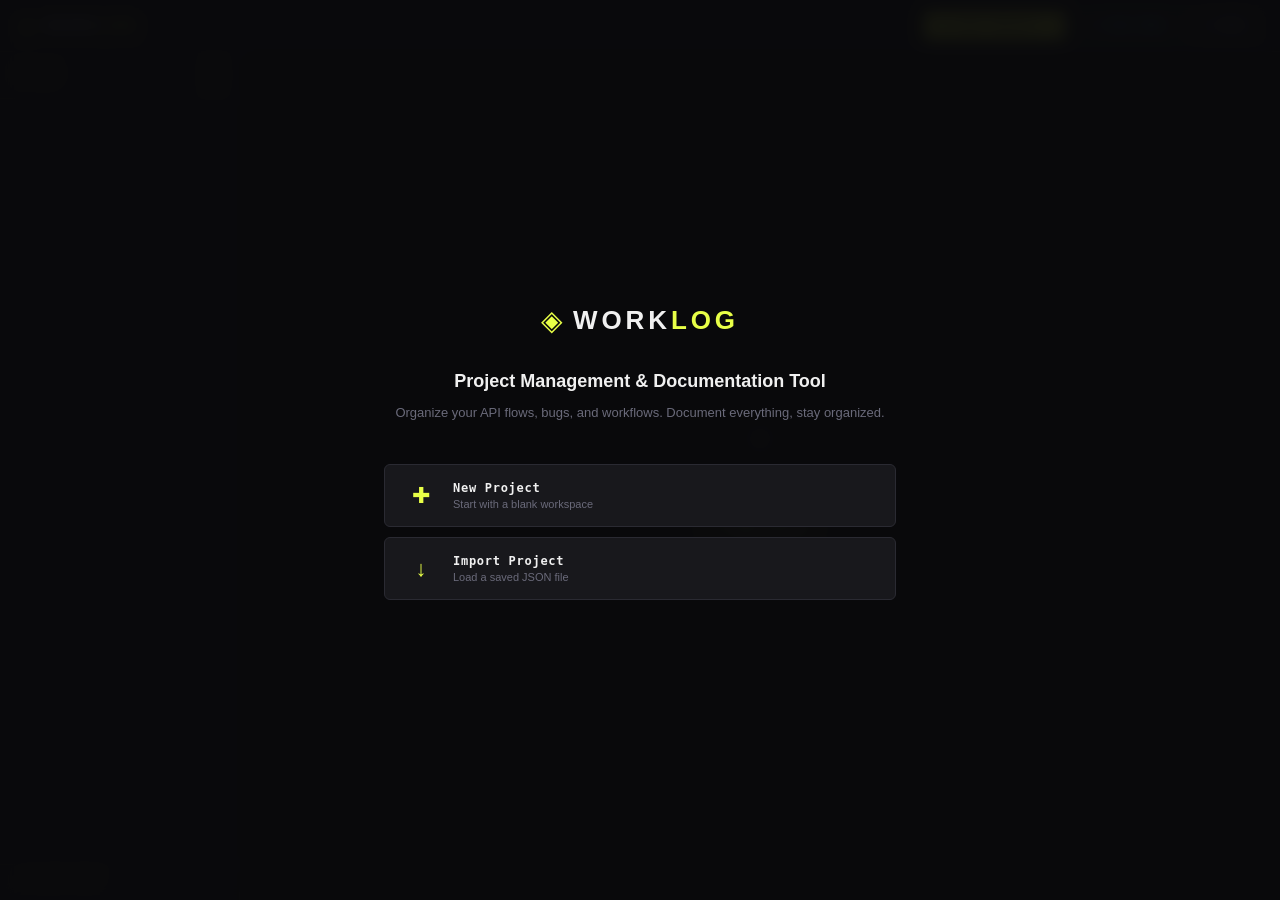
<file: index.html>
<!DOCTYPE html>
<html lang="en" dir="ltr">
<head>
  <meta charset="UTF-8">
  <meta name="viewport" content="width=device-width, initial-scale=1.0">
  <title>Work Log — Editor</title>
  <link rel="preconnect" href="https://fonts.googleapis.com">
  <link href="https://fonts.googleapisstyles.css.com/css2?family=Space+Mono:wght@400;700&family=Syne:wght@400;600;700;800&display=swap" rel="stylesheet">

  <!--
    ┌─────────────────────────────────────────┐
    │  STYLES                                  │
    │  css/styles.css — كل الـ CSS             │
    └─────────────────────────────────────────┘
  -->
  <link rel="stylesheet" href="css/style.css">
</head>
<body>

<div class="app-shell">

  <!-- ══ HEADER ══════════════════════════════════════════ -->
  <header class="editor-header">
    <div class="header-left">
      <span class="logo-mark">◈</span>
      <span class="logo-text">WORK<span class="accent">LOG</span></span>
    </div>
    <div class="header-right">

      <button class="btn-save-project" id="btnSaveProject" onclick="saveForProject()" title="Save current project state">
        <span class="btn-save-icon">⬡</span>
        <span class="btn-save-label">SAVE PROJECT</span>
        <span class="save-status-dot" id="saveStatusDot"></span>
      </button>

      <button class="btn-view" onclick="openViewer()">
        <span class="btn-icon">⬡</span> VIEW MODE
      </button>

      <div class="more-menu-wrapper">
        <button class="btn-more" id="btnMoreMenu" onclick="toggleMoreMenu(event)" title="More actions">
          <span class="btn-more-dots">⋯</span> MORE
        </button>
        <div class="more-menu-dropdown" id="moreMenu">
          <div class="more-menu-section-label">ACTIONS</div>

          <button class="more-menu-item" onclick="saveForProject(); document.getElementById('moreMenu').classList.remove('open')">
            <span class="more-menu-icon">⬡</span>
            <div class="more-menu-item-text">
              <div class="more-menu-item-title">Save Project</div>
              <div class="more-menu-item-desc">Download current project JSON</div>
            </div>
          </button>

          <button class="more-menu-item" onclick="saveAndStartNewProject(); document.getElementById('moreMenu').classList.remove('open')">
            <span class="more-menu-icon">✚</span>
            <div class="more-menu-item-text">
              <div class="more-menu-item-title">New Project</div>
              <div class="more-menu-item-desc">Save current project and start fresh</div>
            </div>
          </button>

          <button class="more-menu-item" onclick="openImportDialog()">
            <span class="more-menu-icon">↓</span>
            <div class="more-menu-item-text">
              <div class="more-menu-item-title">Import JSON</div>
              <div class="more-menu-item-desc">Load a saved project file</div>
            </div>
          </button>

          <button class="more-menu-item" id="btnEditMode" onclick="toggleEditMode()">
            <span class="more-menu-icon">✎</span>
            <div class="more-menu-item-text">
              <div class="more-menu-item-title"><span id="editModeLabel">Edit Mode: OFF</span></div>
              <div class="more-menu-item-desc">Toggle editing fields</div>
            </div>
          </button>

          <div class="more-menu-divider"></div>
          <div class="more-menu-section-label">EXPORT</div>

          <button class="more-menu-item" onclick="exportToJSON()">
            <span class="more-menu-icon">⬡</span>
            <div class="more-menu-item-text">
              <div class="more-menu-item-title">Export JSON</div>
              <div class="more-menu-item-desc">Download full project as JSON</div>
            </div>
          </button>

          <button class="more-menu-item" onclick="exportToHTML(); document.getElementById('moreMenu').classList.remove('open')">
            <span class="more-menu-icon">⎙</span>
            <div class="more-menu-item-text">
              <div class="more-menu-item-title">Export HTML</div>
              <div class="more-menu-item-desc">Snapshot full project as HTML</div>
            </div>
          </button>
        </div>
      </div>

    </div>
  </header>

  <!-- ══ TOAST ════════════════════════════════════════════ -->
  <div class="save-toast" id="saveToast">
    <span class="toast-icon">✓</span>
    <span class="toast-msg" id="toastMsg">Project saved successfully</span>
  </div>

  <!-- ══ LANDING SCREEN ═══════════════════════════════════ -->
  <div class="landing-overlay" id="landingOverlay" style="display: none;">
    <div class="landing-container">
      <div class="landing-header">
        <div class="landing-logo">
          <span class="landing-logo-mark">◈</span>
          <span class="landing-logo-text">WORK<span class="accent">LOG</span></span>
        </div>
        <h1 class="landing-title">Project Management & Documentation Tool</h1>
        <p class="landing-subtitle">Organize your API flows, bugs, and workflows. Document everything, stay organized.</p>
      </div>
      <div class="landing-actions">
        <button class="btn-landing" id="btnNewProject" onclick="startNewProject()">
          <span class="landing-btn-icon">✚</span>
          <div class="landing-btn-text">
            <div class="landing-btn-title">New Project</div>
            <div class="landing-btn-desc">Start with a blank workspace</div>
          </div>
        </button>
        <button class="btn-landing" id="btnImportProject" onclick="openImportDialog()">
          <span class="landing-btn-icon">↓</span>
          <div class="landing-btn-text">
            <div class="landing-btn-title">Import Project</div>
            <div class="landing-btn-desc">Load a saved JSON file</div>
          </div>
        </button>
        <button class="btn-landing btn-continue" id="btnContinue" style="display:none" onclick="continuePreviousProject()">
          <span class="landing-btn-icon">↻</span>
          <div class="landing-btn-text">
            <div class="landing-btn-title">Continue Previous</div>
            <div class="landing-btn-desc">Resume your last project</div>
          </div>
        </button>
      </div>
    </div>
  </div>

  <!-- ══ CONFIRMATION MODAL ═══════════════════════════════ -->
  <div class="modal-overlay" id="confirmationModal" style="display:none">
    <div class="modal-container">
      <div class="modal-header">
        <h2 class="modal-title" id="modalTitle">Confirm Action</h2>
        <button class="btn-close-modal" onclick="closeConfirmation()">✕</button>
      </div>
      <div class="modal-body">
        <p class="modal-message" id="modalMessage">Are you sure?</p>
      </div>
      <div class="modal-footer">
        <button class="btn-modal-cancel" onclick="closeConfirmation()">CANCEL</button>
        <button class="btn-modal-confirm" onclick="executeConfirmedAction()">CONFIRM</button>
      </div>
    </div>
  </div>

  <!-- ══ CONTEXT MENU ══════════════════════════════════════ -->
  <div class="context-menu" id="contextMenu" style="display:none">
    <button class="context-menu-item" onclick="contextMenuDelete()">
      <span class="ctx-icon">🗑</span> Delete
    </button>
    <button class="context-menu-item" id="ctxRename" onclick="contextMenuRename()">
      <span class="ctx-icon">✎</span> Rename
    </button>
    <button class="context-menu-item" id="ctxEdit" style="display:none" onclick="contextMenuEdit()">
      <span class="ctx-icon">✎</span> Edit
    </button>
    <div class="context-menu-divider" id="ctxDivider" style="display:none"></div>
    <button class="context-menu-item" id="ctxSolve" style="display:none" onclick="contextMenuSolve()">
      <span class="ctx-icon">✓</span> Mark as Solved
    </button>
  </div>

  <!-- ══ BUG DETAIL MODAL ══════════════════════════════════ -->
  <div class="modal-overlay" id="bugDetailModal" style="display:none">
    <div class="modal-container modal-container--wide">
      <div class="modal-header">
        <h2 class="modal-title" id="bugDetailTitle">Bug Details</h2>
        <button class="btn-close-modal" onclick="closeBugDetailModal()">✕</button>
      </div>
      <div class="modal-body" id="bugDetailBody"></div>
      <div class="modal-footer">
        <button class="btn-modal-cancel" onclick="closeBugDetailModal()">CLOSE</button>
      </div>
    </div>
  </div>

  <!-- ══ BUG CREATE MODAL ══════════════════════════════════ -->
  <div class="modal-overlay" id="bugCreateModal" style="display:none">
    <div class="modal-container">
      <div class="modal-header">
        <h2 class="modal-title">CREATE BUG</h2>
        <button class="btn-close-modal" onclick="closeBugCreateModal()">✕</button>
      </div>
      <div class="modal-body">
        <div class="form-group">
          <label class="field-label">BUG TITLE *</label>
          <input type="text" id="bugTitle" class="form-input" placeholder="Enter bug title...">
        </div>
        <div class="form-group">
          <label class="field-label">DESCRIPTION *</label>
          <textarea id="bugDescription" class="form-textarea" placeholder="Describe the bug in detail..."></textarea>
        </div>
        <div class="form-group">
          <label class="field-label">SEVERITY</label>
          <select id="bugSeverity" class="form-select">
            <option value="low">Low</option>
            <option value="medium" selected>Medium</option>
            <option value="high">High</option>
          </select>
        </div>
        <!-- MR toggle button -->
        <button type="button" class="btn-mr-toggle" id="bugMRToggle" onclick="toggleBugMRSection()">
          <span style="font-size:11px">+</span> Link a Merge Request <span style="color:var(--text-dim);font-size:10px">(optional)</span>
        </button>

        <!-- MR collapsible section -->
        <div id="bugMRSection" style="display:none">
          <div class="form-divider-inner">MERGE REQUEST DETAILS</div>
          <div class="form-group">
            <label class="field-label">REPOSITORY NAME</label>
            <input type="text" id="bugMRRepo" class="form-input" placeholder="e.g. my-repo">
          </div>
          <div class="form-group">
            <label class="field-label">MERGE REQUEST LINK</label>
            <input type="text" id="bugMRLink" class="form-input" placeholder="e.g. https://gitlab.com/...">
          </div>
          <div class="form-group">
            <label class="field-label">MR TITLE (optional)</label>
            <input type="text" id="bugMRTitle" class="form-input" placeholder="e.g. Fix transaction timeout">
          </div>
          <div class="form-group">
            <label class="field-label">STATUS</label>
            <select id="bugMRStatus" class="form-select">
              <option value="open" selected>Open</option>
              <option value="draft">Draft</option>
              <option value="review">In Review</option>
              <option value="merged">Merged</option>
            </select>
          </div>
        </div>
      </div>
      <div class="modal-footer">
        <button class="btn-modal-cancel" onclick="closeBugCreateModal()">CANCEL</button>
        <button class="btn-modal-confirm" onclick="createBugEntry()">CREATE BUG</button>
      </div>
    </div>
  </div>

  <!-- ══ MERGE REQUEST CREATE MODAL ═══════════════════════ -->
  <div class="modal-overlay" id="mrCreateModal" style="display:none">
    <div class="modal-container">
      <div class="modal-header">
        <h2 class="modal-title">CREATE MERGE REQUEST</h2>
        <button class="btn-close-modal" onclick="closeMRCreateModal()">✕</button>
      </div>
      <div class="modal-body">
        <div class="form-group">
          <label class="field-label">REPOSITORY NAME *</label>
          <input type="text" id="mrRepo" class="form-input" placeholder="e.g. my-repo">
        </div>
        <div class="form-group">
          <label class="field-label">MERGE REQUEST LINK *</label>
          <input type="text" id="mrLink" class="form-input" placeholder="e.g. https://github.com/...">
        </div>
        <div class="form-group">
          <label class="field-label">TITLE (Optional)</label>
          <input type="text" id="mrTitle" class="form-input" placeholder="Brief title of the MR">
        </div>
        <div class="form-group">
          <label class="field-label">STATUS</label>
          <select id="mrStatus" class="form-select">
            <option value="open" selected>Open</option>
            <option value="draft">Draft</option>
            <option value="review">In Review</option>
            <option value="merged">Merged</option>
          </select>
        </div>
      </div>
      <div class="modal-footer">
        <button class="btn-modal-cancel" onclick="closeMRCreateModal()">CANCEL</button>
        <button class="btn-modal-confirm" onclick="createMREntry()">CREATE MR</button>
      </div>
    </div>
  </div>

  <!-- ══ RENAME DIALOG ════════════════════════════════════ -->
  <div class="rename-dialog-overlay" id="renameDialogOverlay" style="display:none">
    <div class="rename-dialog">
      <div class="rename-dialog-header">
        <h2>RENAME</h2>
        <button class="btn-close-dialog" onclick="closeRenameDialog()">✕</button>
      </div>
      <div class="rename-dialog-body">
        <div class="rename-field-group">
          <label class="field-label">New Name</label>
          <input type="text" id="renameInput" class="rename-input" placeholder="Enter new name..."
                 onkeyup="handleRenameKeyup(event)">
        </div>
      </div>
      <div class="rename-dialog-footer">
        <button class="btn-cancel" onclick="closeRenameDialog()">CANCEL</button>
        <button class="btn-rename-confirm" onclick="confirmRename()">RENAME</button>
      </div>
    </div>
  </div>

  <!-- ══ IMPORT JSON DIALOG ═══════════════════════════════ -->
  <div class="import-dialog-overlay" id="importDialogOverlay" style="display:none">
    <div class="import-dialog">
      <div class="import-dialog-header">
        <h2>IMPORT JSON</h2>
        <button class="btn-close-dialog" onclick="closeImportDialog()">✕</button>
      </div>
      <div class="import-dialog-body">
        <div class="import-method">
          <label class="method-title">Choose import method:</label>
          <div class="method-buttons">
            <button class="method-btn active" id="methodFileBtn" onclick="switchMethod('file')">
              <span class="method-icon">📁</span> UPLOAD FILE
            </button>
            <button class="method-btn" id="methodPasteBtn" onclick="switchMethod('paste')">
              <span class="method-icon">📋</span> PASTE JSON
            </button>
          </div>
        </div>
        <div class="import-content" id="fileContent">
          <input type="file" id="jsonFileInput" accept=".json" onchange="handleFileSelect(event)" style="display:none">
          <button class="btn-select-file" onclick="document.getElementById('jsonFileInput').click()">SELECT JSON FILE</button>
          <div class="file-status" id="fileStatus"></div>
        </div>
        <div class="import-content" id="pasteContent" style="display:none">
          <textarea id="jsonPasteArea" placeholder="Paste your JSON here..." class="json-textarea"></textarea>
          <div class="json-preview" id="jsonPreview"></div>
        </div>
        <div class="import-actions">
          <button class="btn-cancel" onclick="closeImportDialog()">CANCEL</button>
          <button class="btn-import" onclick="confirmImport()">IMPORT</button>
        </div>
      </div>
    </div>
  </div>

  <!-- ══ MAIN EDITOR AREA ═════════════════════════════════ -->
  <main class="editor-main">

    <aside class="sidebar">
      <div class="sidebar-top">
        <span class="sidebar-label">ENTRIES</span>
        <button class="btn-new-entry" onclick="newEntry()" title="New Entry">＋</button>
      </div>
      <ul class="entries-list" id="entriesList"></ul>

      <div class="solved-bugs-sidebar">
        <div class="solved-bugs-header" onclick="toggleSolvedBugsSidebar()">
          <span class="solved-bugs-toggle" id="solvedBugsToggle">▸</span>
          <span class="solved-bugs-label">SOLVED BUGS</span>
        </div>
        <ul class="solved-bugs-list" id="solvedBugsList" style="display: none;"></ul>
      </div>
    </aside>

    <section class="entry-editor" id="entryEditor">

      <div class="empty-state" id="emptyState">
        <div class="empty-icon">◈</div>
        <p>Select an entry or create a new one</p>
        <button class="btn-new-entry-big" onclick="newEntry()">＋ New Entry</button>
      </div>

      <div class="editor-form" id="editorForm" style="display:none">

        <div class="field-group title-group">
          <label class="field-label">ENTRY TITLE</label>
          <input type="text" class="field-title" id="entryTitle"
                 placeholder="e.g. Full cycle on transaction..."
                 oninput="syncTitle()">
        </div>

        <div class="editor-layout">

          <div class="editor-main-section">
            <div class="tabs-bar">
              <div class="tabs-scroll" id="tabsScroll"></div>
              <button class="btn-add-tab" onclick="addTab()" title="Add Tab">＋ Add Tab</button>
            </div>
            <div class="tab-content" id="tabContent"></div>
          </div>

          <div class="editor-side-panel">

            <div class="detail-tabs">
              <button class="detail-tab-btn active" data-tab="bugs" onclick="switchDetailTab('bugs')">
                <span class="detail-tab-icon">🐛</span>
                <span class="detail-tab-label">BUGS</span>
              </button>
              <button class="detail-tab-btn" data-tab="mergeRequests" onclick="switchDetailTab('mergeRequests')">
                <span class="detail-tab-icon">⎇</span>
                <span class="detail-tab-label">MRs</span>
              </button>
            </div>

            <div class="detail-panel" id="bugsPanel">
              <div class="detail-panel-header">
                <span class="detail-panel-title">BUGS</span>
                <button class="btn-add-detail" onclick="openBugCreateModal()" title="Add Bug">＋</button>
              </div>
              <div class="detail-panel-content" id="bugsPanelContent">
                <div class="detail-empty">No bugs yet</div>
              </div>
            </div>

            <div class="detail-panel" id="mergeRequestsPanel" style="display:none">
              <div class="detail-panel-header">
                <span class="detail-panel-title">MERGE REQUESTS</span>
                <button class="btn-add-detail" onclick="openMRCreateModal()" title="Add MR">＋</button>
              </div>
              <div class="detail-panel-content" id="mrPanelContent">
                <div class="detail-empty">No merge requests yet</div>
              </div>
            </div>

          </div>

        </div>

        <div id="bugSectionContainer"></div>

      </div>
    </section>

  </main>
</div>

<!-- ══ VIEWER OVERLAY ═══════════════════════════════════════ -->
<div class="viewer-overlay" id="viewerOverlay" style="display:none">
  <div class="viewer-shell">
    <div class="viewer-toolbar">
      <span class="viewer-title-bar">◈ WORKLOG — VIEW MODE</span>
      <div class="viewer-actions">
        <button class="btn-print" onclick="printPage()">⎙ EXPORT HTML</button>
        <button class="btn-close-viewer" onclick="closeViewer()">✕ CLOSE</button>
      </div>
    </div>
    <div class="viewer-body" id="viewerBody"></div>
  </div>
</div>

<!--
  ┌──────────────────────────────────────────────────────────┐
  │  JAVASCRIPT — Load Order مهم جداً                         │
  │                                                           │
  │  1. utils.js    → uid, escHtml, showToast, dates          │
  │  2. state.js    → state object, localStorage, helpers     │
  │  3. renderer.js → كل دوال الـ render                      │
  │  4. actions.js  → CRUD على entries/tabs/bugs/MRs          │
  │  5. modals.js   → كل الـ dialogs والـ overlays            │
  │  6. viewer.js   → view mode overlay                        │
  │  7. export.js   → save/export JSON+HTML                   │
  └──────────────────────────────────────────────────────────┘
-->
<script src="js/utils.js"></script>
<script src="js/state.js"></script>
<script src="js/renderer.js"></script>
<script src="js/actions.js"></script>
<script src="js/export.js"></script>
<script src="js/modals.js"></script>
<script src="js/viewer.js"></script>

<script>
  // ── INIT ──────────────────────────────
  // بيشتغل بعد ما كل الـ scripts اتحملت
  (function init() {
    renderSidebar();
    renderEditor();
    updateSaveButtonState();
    updateEditModeUI();
    showLandingScreen();
    initAutoExpandTextareas();
  })();
</script>

</body>
</html>
</file>
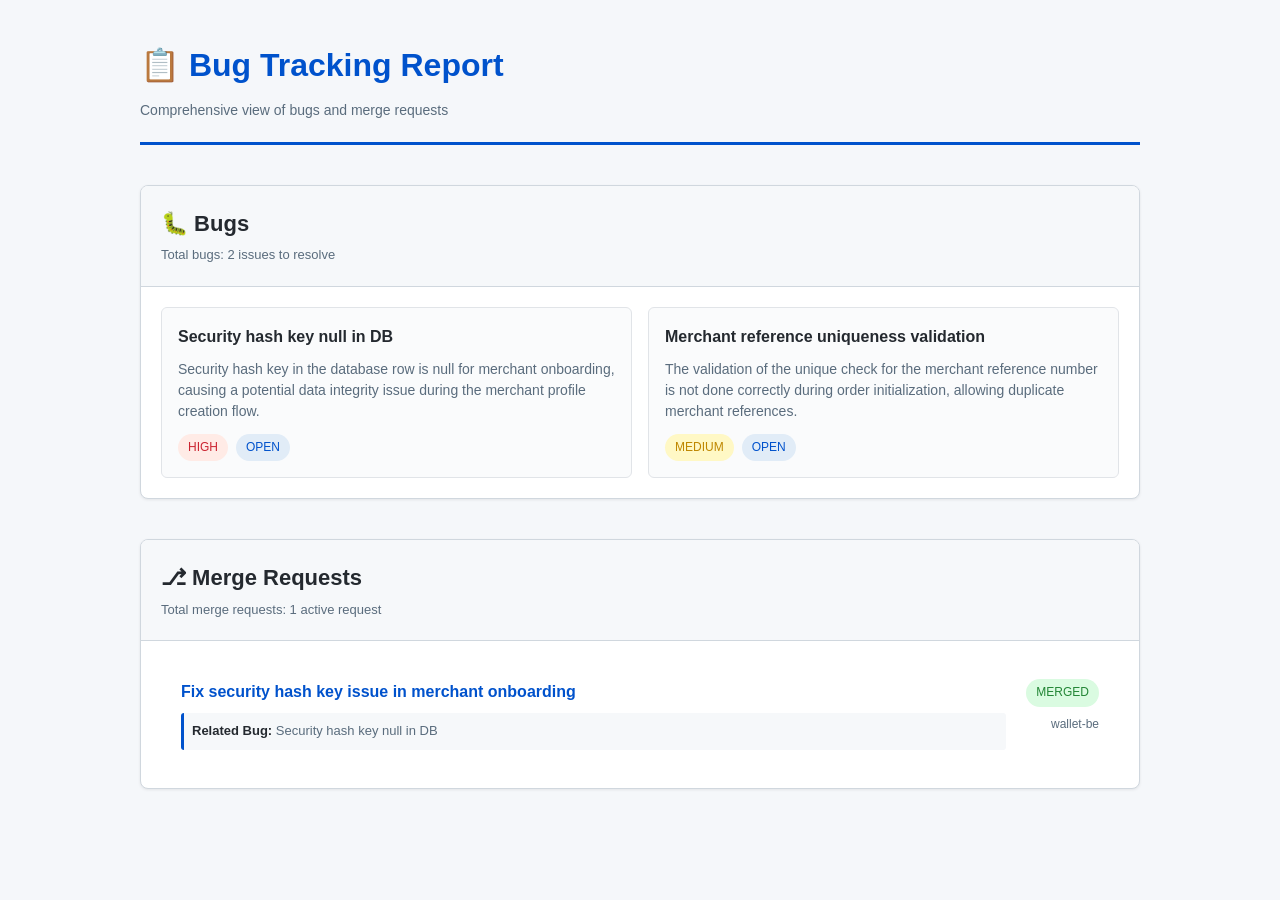
<file: bugs_and_mrs_export.html>
<!DOCTYPE html>
<html lang="en">
<head>
  <meta charset="UTF-8">
  <meta name="viewport" content="width=device-width, initial-scale=1.0">
  <title>Bug Tracking Report</title>
  <style>
    * {
      margin: 0;
      padding: 0;
      box-sizing: border-box;
    }

    body {
      font-family: -apple-system, BlinkMacSystemFont, 'Segoe UI', Roboto, 'Helvetica Neue', Arial, sans-serif;
      background: #f5f7fa;
      color: #1a1a1a;
      line-height: 1.6;
      padding: 40px 20px;
    }

    .container {
      max-width: 1000px;
      margin: 0 auto;
    }

    .header {
      margin-bottom: 40px;
      border-bottom: 3px solid #0052cc;
      padding-bottom: 20px;
    }

    .header h1 {
      font-size: 32px;
      font-weight: 700;
      color: #0052cc;
      margin-bottom: 8px;
    }

    .header p {
      font-size: 14px;
      color: #5a6c7d;
    }

    section {
      margin-bottom: 40px;
      background: #ffffff;
      border-radius: 8px;
      border: 1px solid #d0d7de;
      overflow: hidden;
      box-shadow: 0 1px 3px rgba(0, 0, 0, 0.08);
    }

    .section-header {
      background: #f6f8fa;
      padding: 20px;
      border-bottom: 1px solid #d0d7de;
    }

    .section-header h2 {
      font-size: 22px;
      font-weight: 600;
      color: #24292f;
      margin: 0;
    }

    .section-count {
      font-size: 13px;
      color: #5a6c7d;
      margin-top: 4px;
    }

    .section-content {
      padding: 20px;
    }

    /* BUGS SECTION */
    .bugs-grid {
      display: grid;
      grid-template-columns: repeat(auto-fit, minmax(300px, 1fr));
      gap: 16px;
    }

    .bug-card {
      border: 1px solid #e1e4e8;
      border-radius: 6px;
      padding: 16px;
      background: #fafbfc;
      transition: box-shadow 0.2s ease, border-color 0.2s ease;
    }

    .bug-card:hover {
      border-color: #0052cc;
      box-shadow: 0 3px 12px rgba(0, 82, 204, 0.1);
    }

    .bug-title {
      font-size: 16px;
      font-weight: 600;
      color: #24292f;
      margin-bottom: 10px;
      word-wrap: break-word;
    }

    .bug-description {
      font-size: 14px;
      color: #5a6c7d;
      margin-bottom: 12px;
      line-height: 1.5;
    }

    .bug-meta {
      display: flex;
      flex-wrap: wrap;
      gap: 8px;
      font-size: 12px;
    }

    .tag {
      display: inline-block;
      padding: 4px 10px;
      border-radius: 16px;
      font-weight: 500;
    }

    .tag-severity-high {
      background: #ffebe6;
      color: #cb2431;
    }

    .tag-severity-medium {
      background: #fff8c5;
      color: #bf8700;
    }

    .tag-severity-low {
      background: #dafbe1;
      color: #238636;
    }

    .tag-status {
      background: #e1ecf7;
      color: #0052cc;
    }

    /* MERGE REQUESTS SECTION */
    .mr-list {
      display: grid;
      gap: 1px;
      background: #d0d7de;
      border-radius: 6px;
      overflow: hidden;
    }

    .mr-item {
      background: #ffffff;
      padding: 18px 20px;
      display: grid;
      grid-template-columns: 1fr auto;
      gap: 20px;
      align-items: start;
    }

    .mr-item:not(:last-child) {
      border-bottom: 1px solid #d0d7de;
    }

    .mr-info h3 {
      font-size: 16px;
      font-weight: 600;
      margin-bottom: 8px;
    }

    .mr-link {
      color: #0052cc;
      text-decoration: none;
      word-break: break-all;
    }

    .mr-link:hover {
      text-decoration: underline;
    }

    .mr-related-bug {
      font-size: 13px;
      color: #5a6c7d;
      margin-top: 8px;
      padding: 8px;
      background: #f6f8fa;
      border-left: 3px solid #0052cc;
      border-radius: 3px;
    }

    .mr-related-label {
      font-weight: 600;
      color: #24292f;
    }

    .mr-meta {
      display: flex;
      flex-direction: column;
      align-items: flex-end;
      gap: 8px;
      text-align: right;
      font-size: 12px;
    }

    .tag-status-merged {
      background: #dafbe1;
      color: #238636;
      padding: 4px 10px;
      border-radius: 16px;
      font-weight: 500;
      display: inline-block;
    }

    .tag-status-open {
      background: #e1ecf7;
      color: #0052cc;
      padding: 4px 10px;
      border-radius: 16px;
      font-weight: 500;
      display: inline-block;
    }

    .empty-state {
      text-align: center;
      padding: 40px 20px;
      color: #5a6c7d;
      font-size: 14px;
    }

    @media (max-width: 768px) {
      body {
        padding: 20px 16px;
      }

      .header h1 {
        font-size: 24px;
      }

      .bugs-grid {
        grid-template-columns: 1fr;
      }

      .mr-item {
        grid-template-columns: 1fr;
      }

      .mr-meta {
        align-items: flex-start;
        text-align: left;
      }
    }
  </style>
</head>
<body>
  <div class="container">
    <div class="header">
      <h1>📋 Bug Tracking Report</h1>
      <p>Comprehensive view of bugs and merge requests</p>
    </div>

    <!-- BUGS SECTION -->
    <section>
      <div class="section-header">
        <h2>🐛 Bugs</h2>
        <div class="section-count">Total bugs: 2 issues to resolve</div>
      </div>
      <div class="section-content">
        <div class="bugs-grid">
          <div class="bug-card">
            <div class="bug-title">Security hash key null in DB</div>
            <div class="bug-description">
              Security hash key in the database row is null for merchant onboarding, causing a potential data integrity issue during the merchant profile creation flow.
            </div>
            <div class="bug-meta">
              <span class="tag tag-severity-high">HIGH</span>
              <span class="tag tag-status">OPEN</span>
            </div>
          </div>

          <div class="bug-card">
            <div class="bug-title">Merchant reference uniqueness validation</div>
            <div class="bug-description">
              The validation of the unique check for the merchant reference number is not done correctly during order initialization, allowing duplicate merchant references.
            </div>
            <div class="bug-meta">
              <span class="tag tag-severity-medium">MEDIUM</span>
              <span class="tag tag-status">OPEN</span>
            </div>
          </div>
        </div>
      </div>
    </section>

    <!-- MERGE REQUESTS SECTION -->
    <section>
      <div class="section-header">
        <h2>⎇ Merge Requests</h2>
        <div class="section-count">Total merge requests: 1 active request</div>
      </div>
      <div class="section-content">
        <div class="mr-list">
          <div class="mr-item">
            <div class="mr-info">
              <h3>
                <a href="https://gitlab.com/blashen/wallet-be/-/merge_requests/160" target="_blank" class="mr-link">
                  Fix security hash key issue in merchant onboarding
                </a>
              </h3>
              <div class="mr-related-bug">
                <span class="mr-related-label">Related Bug:</span> Security hash key null in DB
              </div>
            </div>
            <div class="mr-meta">
              <span class="tag-status-merged">MERGED</span>
              <span style="font-size: 12px; color: #5a6c7d;">wallet-be</span>
            </div>
          </div>
        </div>
      </div>
    </section>

  </div>
</body>
</html>
</file>
<file: css/style.css>
/* ═══════════════════════════════════════
   WORKLOG — STYLES v2
═══════════════════════════════════════ */

:root {
  --bg: #0a0a0c;
  --surface: #111114;
  --surface2: #18181c;
  --surface3: #1e1e24;
  --border: #2a2a32;
  --border2: #34343e;
  --accent: #e8ff47;
  --accent2: #47e8ff;
  --accent3: #ff4766;
  --accent-green: #78ffa0;
  --text: #f0f0f0;
  --text-dim: #6a6a7a;
  --text-mid: #a0a0b8;
  --mono: 'Space Mono', monospace;
  --sans: 'Syne', sans-serif;
  --radius: 4px;
  --radius-md: 6px;
  --radius-lg: 10px;
  --shadow: 0 4px 24px rgba(0,0,0,0.5);
  --shadow-lg: 0 8px 48px rgba(0,0,0,0.7);
}

*, *::before, *::after { box-sizing: border-box; margin: 0; padding: 0; }

html, body {
  height: 100%;
  background: var(--bg);
  color: var(--text);
  font-family: var(--sans);
  font-size: 14px;
  line-height: 1.5;
  overflow: hidden;
}

/* ── SCROLLBARS ─────────────────────── */
::-webkit-scrollbar { width: 5px; height: 5px; }
::-webkit-scrollbar-track { background: transparent; }
::-webkit-scrollbar-thumb { background: var(--border2); border-radius: 3px; }
::-webkit-scrollbar-thumb:hover { background: var(--text-dim); }

/* ── APP SHELL ───────────────────────── */
.app-shell {
  display: flex;
  flex-direction: column;
  height: 100vh;
  overflow: hidden;
}

/* ── HEADER ──────────────────────────── */
.editor-header {
  display: flex;
  align-items: center;
  justify-content: space-between;
  padding: 0 20px;
  height: 52px;
  background: var(--surface);
  border-bottom: 1px solid var(--border);
  flex-shrink: 0;
  gap: 12px;
  z-index: 100;
}

.header-left {
  display: flex;
  align-items: center;
  gap: 10px;
}

.logo-mark {
  color: var(--accent);
  font-size: 18px;
  line-height: 1;
}

.logo-text {
  font-family: var(--sans);
  font-weight: 800;
  font-size: 15px;
  letter-spacing: 0.12em;
  color: var(--text);
}

.logo-text .accent { color: var(--accent); }

.header-right {
  display: flex;
  align-items: center;
  gap: 8px;
}

/* ── HEADER BUTTONS ─────────────────── */
.btn-save-project {
  display: flex;
  align-items: center;
  gap: 7px;
  padding: 7px 14px;
  background: var(--accent);
  color: #0a0a0c;
  border: none;
  border-radius: var(--radius);
  font-family: var(--mono);
  font-size: 10px;
  font-weight: 700;
  letter-spacing: 0.08em;
  cursor: pointer;
  position: relative;
  transition: opacity 0.15s, transform 0.1s;
}

.btn-save-project:hover { opacity: 0.88; transform: translateY(-1px); }
.btn-save-project.has-changes { box-shadow: 0 0 0 2px rgba(232,255,71,0.35); }

.btn-save-icon { font-size: 12px; }

.save-status-dot {
  width: 6px; height: 6px;
  border-radius: 50%;
  background: transparent;
  border: 1px solid rgba(0,0,0,0.3);
  transition: background 0.2s;
}

.save-status-dot.active { background: #0a0a0c; }

.btn-view {
  display: flex;
  align-items: center;
  gap: 7px;
  padding: 7px 14px;
  background: transparent;
  color: var(--accent2);
  border: 1px solid rgba(71,232,255,0.3);
  border-radius: var(--radius);
  font-family: var(--mono);
  font-size: 10px;
  font-weight: 700;
  letter-spacing: 0.08em;
  cursor: pointer;
  transition: background 0.15s, border-color 0.15s;
}

.btn-view:hover {
  background: rgba(71,232,255,0.08);
  border-color: rgba(71,232,255,0.6);
}

/* ── MORE MENU ──────────────────────── */
.more-menu-wrapper {
  position: relative;
}

.btn-more {
  display: flex;
  align-items: center;
  gap: 6px;
  padding: 7px 13px;
  background: var(--surface2);
  color: var(--text-mid);
  border: 1px solid var(--border);
  border-radius: var(--radius);
  font-family: var(--mono);
  font-size: 10px;
  font-weight: 700;
  letter-spacing: 0.08em;
  cursor: pointer;
  transition: background 0.15s, color 0.15s, border-color 0.15s;
}

.btn-more:hover,
.more-menu-dropdown.open ~ .btn-more,
.more-menu-wrapper:has(.more-menu-dropdown.open) .btn-more {
  background: var(--surface3);
  color: var(--text);
  border-color: var(--border2);
}

.btn-more-dots {
  font-size: 16px;
  line-height: 1;
  letter-spacing: 0;
}

.more-menu-dropdown {
  display: none;
  position: absolute;
  top: calc(100% + 6px);
  right: 0;
  width: 240px;
  background: var(--surface2);
  border: 1px solid var(--border2);
  border-radius: var(--radius-md);
  box-shadow: var(--shadow-lg);
  z-index: 9999;
  overflow: hidden;
  padding: 6px 0;
}

.more-menu-dropdown.open { display: block; }

.more-menu-section-label {
  padding: 8px 16px 4px;
  font-family: var(--mono);
  font-size: 9px;
  letter-spacing: 0.12em;
  color: var(--text-dim);
}

.more-menu-divider {
  height: 1px;
  background: var(--border);
  margin: 6px 0;
}

.more-menu-item {
  display: flex;
  align-items: center;
  gap: 12px;
  width: 100%;
  padding: 9px 16px;
  background: transparent;
  border: none;
  color: var(--text);
  cursor: pointer;
  text-align: left;
  transition: background 0.12s;
}

.more-menu-item:hover { background: var(--surface3); }

.more-menu-item.active-mode { background: rgba(232,255,71,0.06); }

.more-menu-icon {
  width: 20px;
  text-align: center;
  font-size: 13px;
  color: var(--accent);
  flex-shrink: 0;
}

.more-menu-item-text { display: flex; flex-direction: column; gap: 1px; }

.more-menu-item-title {
  font-family: var(--mono);
  font-size: 11px;
  font-weight: 700;
  letter-spacing: 0.04em;
  color: var(--text);
}

.more-menu-item-desc {
  font-size: 10px;
  color: var(--text-dim);
}

/* ── TOAST ───────────────────────────── */
.save-toast {
  position: fixed;
  bottom: 24px;
  right: 24px;
  display: flex;
  align-items: center;
  gap: 8px;
  padding: 10px 16px;
  background: var(--surface2);
  border: 1px solid var(--border2);
  border-radius: var(--radius);
  font-family: var(--mono);
  font-size: 11px;
  color: var(--accent);
  box-shadow: var(--shadow);
  opacity: 0;
  transform: translateY(8px);
  transition: opacity 0.25s, transform 0.25s;
  pointer-events: none;
  z-index: 9999;
}

.save-toast.visible { opacity: 1; transform: translateY(0); }
.save-toast.warning { color: var(--accent3); border-color: rgba(255,71,102,0.3); }
.toast-icon { font-size: 13px; }

/* ── LANDING SCREEN ─────────────────── */
.landing-overlay {
  position: fixed;
  inset: 0;
  background: rgba(10,10,12,0.95);
  backdrop-filter: blur(8px);
  z-index: 1000;
  display: flex;
  align-items: center;
  justify-content: center;
}

.landing-container {
  max-width: 560px;
  width: 100%;
  padding: 0 24px;
  text-align: center;
}

.landing-logo {
  display: flex;
  align-items: center;
  justify-content: center;
  gap: 10px;
  margin-bottom: 28px;
}

.landing-logo-mark {
  color: var(--accent);
  font-size: 28px;
}

.landing-logo-text {
  font-family: var(--sans);
  font-weight: 800;
  font-size: 26px;
  letter-spacing: 0.15em;
}

.landing-logo-text .accent { color: var(--accent); }

.landing-title {
  font-size: 18px;
  font-weight: 700;
  color: var(--text);
  margin-bottom: 10px;
  line-height: 1.3;
}

.landing-subtitle {
  font-size: 13px;
  color: var(--text-dim);
  margin-bottom: 40px;
  line-height: 1.6;
}

.landing-actions {
  display: flex;
  flex-direction: column;
  gap: 10px;
}

.btn-landing {
  display: flex;
  align-items: center;
  gap: 16px;
  padding: 16px 20px;
  background: var(--surface2);
  border: 1px solid var(--border);
  border-radius: var(--radius-md);
  color: var(--text);
  cursor: pointer;
  text-align: left;
  transition: background 0.15s, border-color 0.15s, transform 0.1s;
}

.btn-landing:hover {
  background: var(--surface3);
  border-color: var(--border2);
  transform: translateY(-1px);
}

.btn-landing.btn-continue {
  border-color: rgba(71,232,255,0.2);
}

.btn-landing.btn-continue:hover {
  border-color: rgba(71,232,255,0.5);
  background: rgba(71,232,255,0.04);
}

.landing-btn-icon {
  font-size: 22px;
  color: var(--accent);
  min-width: 32px;
  text-align: center;
}

.landing-btn-text { display: flex; flex-direction: column; gap: 3px; }

.landing-btn-title {
  font-family: var(--mono);
  font-size: 12px;
  font-weight: 700;
  letter-spacing: 0.06em;
  color: var(--text);
}

.landing-btn-desc {
  font-size: 11px;
  color: var(--text-dim);
}

/* ── MODALS ──────────────────────────── */
.modal-overlay {
  position: fixed;
  inset: 0;
  background: rgba(0,0,0,0.75);
  backdrop-filter: blur(4px);
  z-index: 2000;
  display: flex;
  align-items: center;
  justify-content: center;
  padding: 20px;
}

.modal-container {
  background: var(--surface2);
  border: 1px solid var(--border2);
  border-radius: var(--radius-md);
  width: 100%;
  max-width: 420px;
  box-shadow: var(--shadow-lg);
}

.modal-container--wide {
  max-width: 560px;
}

.modal-header {
  display: flex;
  align-items: center;
  justify-content: space-between;
  padding: 16px 20px;
  border-bottom: 1px solid var(--border);
}

.modal-title {
  font-family: var(--mono);
  font-size: 12px;
  font-weight: 700;
  letter-spacing: 0.1em;
  color: var(--accent);
}

.btn-close-modal {
  background: none;
  border: none;
  color: var(--text-dim);
  cursor: pointer;
  font-size: 14px;
  line-height: 1;
  padding: 2px 6px;
  transition: color 0.15s;
  border-radius: var(--radius);
}

.btn-close-modal:hover { color: var(--text); background: var(--surface3); }

.modal-body {
  padding: 20px;
  max-height: 60vh;
  overflow-y: auto;
}

.modal-message {
  font-size: 13px;
  color: var(--text-mid);
  line-height: 1.6;
}

.modal-footer {
  display: flex;
  align-items: center;
  justify-content: flex-end;
  gap: 8px;
  padding: 14px 20px;
  border-top: 1px solid var(--border);
}

.btn-modal-cancel {
  padding: 7px 14px;
  background: transparent;
  border: 1px solid var(--border);
  border-radius: var(--radius);
  color: var(--text-dim);
  font-family: var(--mono);
  font-size: 10px;
  font-weight: 700;
  letter-spacing: 0.08em;
  cursor: pointer;
  transition: background 0.15s, color 0.15s;
}

.btn-modal-cancel:hover { background: var(--surface3); color: var(--text); }

.btn-modal-confirm {
  padding: 7px 14px;
  background: var(--accent3);
  border: none;
  border-radius: var(--radius);
  color: #fff;
  font-family: var(--mono);
  font-size: 10px;
  font-weight: 700;
  letter-spacing: 0.08em;
  cursor: pointer;
  transition: opacity 0.15s;
}

.btn-modal-confirm:hover { opacity: 0.85; }

/* ── BUG DETAIL MODAL STYLES ──────── */
.bug-detail-field {
  margin-bottom: 16px;
}

.bug-detail-field:last-child { margin-bottom: 0; }

.bug-detail-label {
  font-family: var(--mono);
  font-size: 9px;
  letter-spacing: 0.12em;
  color: var(--text-dim);
  margin-bottom: 6px;
  text-transform: uppercase;
}

.bug-detail-value {
  font-size: 13px;
  color: var(--text);
  line-height: 1.6;
  background: var(--surface3);
  padding: 10px 12px;
  border-radius: var(--radius);
  border: 1px solid var(--border);
}

.bug-detail-desc {
  white-space: pre-wrap;
  word-break: break-word;
}

.bug-severity-badge {
  display: inline-block;
  padding: 3px 10px;
  border: 1px solid;
  border-radius: 3px;
  font-family: var(--mono);
  font-size: 10px;
  font-weight: 700;
  letter-spacing: 0.08em;
  background: transparent;
}

.bug-detail-link {
  color: var(--accent2);
  text-decoration: none;
  font-family: var(--mono);
  font-size: 12px;
}

.bug-detail-link:hover { text-decoration: underline; }

/* ── FORM ELEMENTS (modals) ─────────── */
.form-group { margin-bottom: 14px; }

.form-group:last-child { margin-bottom: 0; }

.form-input, .form-textarea, .form-select {
  width: 100%;
  background: var(--surface3);
  border: 1px solid var(--border);
  border-radius: var(--radius);
  color: var(--text);
  font-family: var(--mono);
  font-size: 12px;
  padding: 9px 12px;
  outline: none;
  transition: border-color 0.15s;
}

.form-input:focus, .form-textarea:focus, .form-select:focus {
  border-color: var(--accent);
}

.form-textarea {
  min-height: 80px;
  max-height: 300px;
  resize: none;
  overflow-y: auto;
  line-height: 1.5;
}

.form-textarea.has-overflow {
  background: linear-gradient(to bottom,
    var(--surface3) 0%,
    var(--surface3) calc(100% - 15px),
    rgba(0,0,0,0.12) 100%
  );
}

.form-select option { background: var(--surface2); }

.form-divider {
  font-family: var(--mono);
  font-size: 9px;
  letter-spacing: 0.1em;
  color: var(--text-dim);
  text-transform: uppercase;
  padding: 12px 0 8px;
  border-top: 1px solid var(--border);
  margin: 8px 0 12px;
}

/* ── CONTEXT MENU ───────────────────── */
.context-menu {
  position: fixed;
  background: var(--surface2);
  border: 1px solid var(--border2);
  border-radius: var(--radius-md);
  box-shadow: var(--shadow-lg);
  z-index: 9999;
  overflow: hidden;
  min-width: 160px;
}

.context-menu-item {
  display: flex;
  align-items: center;
  gap: 10px;
  width: 100%;
  padding: 9px 14px;
  background: transparent;
  border: none;
  color: var(--text);
  font-family: var(--mono);
  font-size: 11px;
  cursor: pointer;
  text-align: left;
  transition: background 0.12s;
}

.context-menu-item:hover { background: var(--surface3); }
.ctx-icon { font-size: 12px; }

.context-menu-divider {
  height: 1px;
  background: var(--border);
  margin: 2px 0;
}

/* ── RENAME DIALOG ──────────────────── */
.rename-dialog-overlay {
  position: fixed;
  inset: 0;
  background: rgba(0,0,0,0.7);
  backdrop-filter: blur(4px);
  z-index: 3000;
  display: flex;
  align-items: center;
  justify-content: center;
  padding: 20px;
}

.rename-dialog {
  background: var(--surface2);
  border: 1px solid var(--border2);
  border-radius: var(--radius-md);
  width: 100%;
  max-width: 380px;
  box-shadow: var(--shadow-lg);
}

.rename-dialog-header {
  display: flex;
  align-items: center;
  justify-content: space-between;
  padding: 14px 18px;
  border-bottom: 1px solid var(--border);
}

.rename-dialog-header h2 {
  font-family: var(--mono);
  font-size: 11px;
  font-weight: 700;
  letter-spacing: 0.12em;
  color: var(--accent);
}

.btn-close-dialog {
  background: none;
  border: none;
  color: var(--text-dim);
  cursor: pointer;
  font-size: 14px;
  line-height: 1;
  padding: 2px 6px;
  transition: color 0.15s;
  border-radius: var(--radius);
}

.btn-close-dialog:hover { color: var(--text); }

.rename-dialog-body { padding: 16px 18px; }

.rename-field-group { display: flex; flex-direction: column; gap: 6px; }

.rename-input {
  width: 100%;
  background: var(--surface3);
  border: 1px solid var(--border2);
  border-radius: var(--radius);
  color: var(--text);
  font-family: var(--mono);
  font-size: 12px;
  padding: 9px 12px;
  outline: none;
  transition: border-color 0.15s;
}

.rename-input:focus { border-color: var(--accent); }

.rename-dialog-footer {
  display: flex;
  align-items: center;
  justify-content: flex-end;
  gap: 8px;
  padding: 12px 18px;
  border-top: 1px solid var(--border);
}

.btn-cancel {
  padding: 7px 13px;
  background: transparent;
  border: 1px solid var(--border);
  border-radius: var(--radius);
  color: var(--text-dim);
  font-family: var(--mono);
  font-size: 10px;
  font-weight: 700;
  letter-spacing: 0.08em;
  cursor: pointer;
  transition: background 0.15s, color 0.15s;
}

.btn-cancel:hover { background: var(--surface3); color: var(--text); }

.btn-rename-confirm {
  padding: 7px 13px;
  background: var(--accent);
  border: none;
  border-radius: var(--radius);
  color: #0a0a0c;
  font-family: var(--mono);
  font-size: 10px;
  font-weight: 700;
  letter-spacing: 0.08em;
  cursor: pointer;
  transition: opacity 0.15s;
}

.btn-rename-confirm:hover { opacity: 0.85; }

/* ── IMPORT DIALOG ──────────────────── */
.import-dialog-overlay {
  position: fixed;
  inset: 0;
  background: rgba(0,0,0,0.75);
  backdrop-filter: blur(4px);
  z-index: 3000;
  display: flex;
  align-items: center;
  justify-content: center;
  padding: 20px;
}

.import-dialog {
  background: var(--surface2);
  border: 1px solid var(--border2);
  border-radius: var(--radius-md);
  width: 100%;
  max-width: 460px;
  box-shadow: var(--shadow-lg);
}

.import-dialog-header {
  display: flex;
  align-items: center;
  justify-content: space-between;
  padding: 14px 18px;
  border-bottom: 1px solid var(--border);
}

.import-dialog-header h2 {
  font-family: var(--mono);
  font-size: 11px;
  font-weight: 700;
  letter-spacing: 0.12em;
  color: var(--accent);
}

.import-dialog-body { padding: 18px; }

.import-method { margin-bottom: 16px; }

.method-title {
  display: block;
  font-size: 11px;
  color: var(--text-dim);
  margin-bottom: 10px;
  font-family: var(--mono);
  letter-spacing: 0.06em;
}

.method-buttons { display: flex; gap: 8px; }

.method-btn {
  flex: 1;
  padding: 9px 12px;
  background: var(--surface3);
  border: 1px solid var(--border);
  border-radius: var(--radius);
  color: var(--text-mid);
  font-family: var(--mono);
  font-size: 10px;
  font-weight: 700;
  letter-spacing: 0.06em;
  cursor: pointer;
  transition: background 0.15s, border-color 0.15s, color 0.15s;
}

.method-btn:hover { background: var(--surface2); }
.method-btn.active {
  background: rgba(232,255,71,0.08);
  border-color: rgba(232,255,71,0.4);
  color: var(--accent);
}

.method-icon { margin-right: 5px; }

.import-content {
  display: flex;
  flex-direction: column;
  gap: 10px;
  margin-bottom: 16px;
}

.btn-select-file {
  padding: 10px 16px;
  background: var(--surface3);
  border: 1px dashed var(--border2);
  border-radius: var(--radius);
  color: var(--text-mid);
  font-family: var(--mono);
  font-size: 11px;
  font-weight: 700;
  letter-spacing: 0.08em;
  cursor: pointer;
  text-align: center;
  transition: background 0.15s, border-color 0.15s, color 0.15s;
}

.btn-select-file:hover {
  background: var(--surface2);
  border-color: var(--accent);
  color: var(--accent);
}

.file-status { font-size: 11px; }

.success-msg {
  color: var(--accent-green);
  font-family: var(--mono);
  padding: 8px 10px;
  background: rgba(120,255,160,0.06);
  border: 1px solid rgba(120,255,160,0.2);
  border-radius: var(--radius);
}

.error-msg {
  color: var(--accent3);
  font-family: var(--mono);
  font-size: 11px;
  padding: 8px 10px;
  background: rgba(255,71,102,0.06);
  border: 1px solid rgba(255,71,102,0.2);
  border-radius: var(--radius);
}

.json-textarea {
  width: 100%;
  min-height: 120px;
  max-height: 350px;
  background: var(--surface3);
  border: 1px solid var(--border);
  border-radius: var(--radius);
  color: var(--text);
  font-family: var(--mono);
  font-size: 11px;
  padding: 10px 12px;
  outline: none;
  resize: none;
  overflow-y: auto;
  transition: border-color 0.15s;
}

.json-textarea.has-overflow {
  background: linear-gradient(to bottom,
    var(--surface3) 0%,
    var(--surface3) calc(100% - 15px),
    rgba(0,0,0,0.12) 100%
  );
}

.json-textarea:focus { border-color: var(--accent); }

.preview-json {
  font-family: var(--mono);
  font-size: 10px;
  color: var(--text-dim);
  white-space: pre;
  overflow: hidden;
  max-height: 80px;
  background: var(--bg);
  padding: 8px 10px;
  border-radius: var(--radius);
  border: 1px solid var(--border);
}

.import-actions {
  display: flex;
  align-items: center;
  justify-content: flex-end;
  gap: 8px;
  padding-top: 10px;
  border-top: 1px solid var(--border);
}

.btn-import {
  padding: 8px 16px;
  background: var(--accent);
  border: none;
  border-radius: var(--radius);
  color: #0a0a0c;
  font-family: var(--mono);
  font-size: 10px;
  font-weight: 700;
  letter-spacing: 0.08em;
  cursor: pointer;
  transition: opacity 0.15s;
}

.btn-import:hover { opacity: 0.85; }

/* ── EDITOR MAIN LAYOUT ──────────────── */
.editor-main {
  display: flex;
  flex: 1;
  overflow: hidden;
}

/* ── SIDEBAR ─────────────────────────── */
.sidebar {
  width: 240px;
  flex-shrink: 0;
  background: var(--surface);
  border-right: 1px solid var(--border);
  display: flex;
  flex-direction: column;
  overflow: hidden;
}

.sidebar-top {
  display: flex;
  align-items: center;
  justify-content: space-between;
  padding: 12px 14px;
  border-bottom: 1px solid var(--border);
  flex-shrink: 0;
}

.sidebar-label {
  font-family: var(--mono);
  font-size: 9px;
  font-weight: 700;
  letter-spacing: 0.14em;
  color: var(--text-dim);
}

.btn-new-entry {
  width: 22px;
  height: 22px;
  background: var(--surface2);
  border: 1px solid var(--border);
  border-radius: var(--radius);
  color: var(--accent);
  font-size: 16px;
  line-height: 1;
  cursor: pointer;
  display: flex;
  align-items: center;
  justify-content: center;
  transition: background 0.15s, border-color 0.15s;
}

.btn-new-entry:hover {
  background: rgba(232,255,71,0.1);
  border-color: rgba(232,255,71,0.4);
}

.entries-list {
  list-style: none;
  overflow-y: auto;
  flex: 1;
  padding: 6px 0;
}

.entry-item {
  display: flex;
  align-items: center;
  gap: 8px;
  padding: 9px 12px;
  cursor: pointer;
  border-left: 2px solid transparent;
  transition: background 0.12s, border-color 0.12s;
  position: relative;
}

.entry-item:hover { background: var(--surface2); }

.entry-item.active {
  background: rgba(232,255,71,0.05);
  border-left-color: var(--accent);
}

.entry-item-text { flex: 1; min-width: 0; }

.entry-item-title {
  font-size: 12px;
  font-weight: 600;
  color: var(--text);
  white-space: nowrap;
  overflow: hidden;
  text-overflow: ellipsis;
}

.entry-item-meta {
  font-family: var(--mono);
  font-size: 9px;
  color: var(--text-dim);
  margin-top: 2px;
  white-space: nowrap;
  overflow: hidden;
  text-overflow: ellipsis;
}

.btn-delete-entry {
  background: none;
  border: none;
  color: var(--text-dim);
  font-size: 10px;
  cursor: pointer;
  opacity: 0;
  padding: 2px 5px;
  border-radius: 3px;
  transition: color 0.12s, background 0.12s, opacity 0.12s;
  flex-shrink: 0;
}

.entry-item:hover .btn-delete-entry { opacity: 1; }
.btn-delete-entry:hover { color: var(--accent3); background: rgba(255,71,102,0.1); }

/* ── SOLVED BUGS SIDEBAR ──────────── */
.solved-bugs-sidebar {
  border-top: 1px solid var(--border);
  flex-shrink: 0;
}

.solved-bugs-header {
  display: flex;
  align-items: center;
  gap: 8px;
  padding: 10px 14px;
  cursor: pointer;
  transition: background 0.12s;
}

.solved-bugs-header:hover { background: var(--surface2); }

.solved-bugs-toggle {
  font-size: 10px;
  color: var(--text-dim);
}

.solved-bugs-label {
  font-family: var(--mono);
  font-size: 9px;
  font-weight: 700;
  letter-spacing: 0.14em;
  color: var(--text-dim);
}

.solved-bugs-list {
  list-style: none;
  padding: 4px 0;
  max-height: 160px;
  overflow-y: auto;
}

.solved-bug-item {
  display: flex;
  align-items: center;
  gap: 8px;
  padding: 8px 12px;
  cursor: pointer;
  border-left: 2px solid transparent;
  transition: background 0.12s;
}

.solved-bug-item:hover { background: var(--surface2); }

.solved-bug-item.active {
  background: rgba(120,255,160,0.05);
  border-left-color: var(--accent-green);
}

.solved-bug-item .entry-item-title {
  color: var(--accent-green);
}

/* ── ENTRY EDITOR ────────────────────── */
.entry-editor {
  flex: 1;
  overflow: hidden;
  display: flex;
  flex-direction: column;
}

.empty-state {
  display: flex;
  flex-direction: column;
  align-items: center;
  justify-content: center;
  height: 100%;
  gap: 14px;
  color: var(--text-dim);
  font-family: var(--mono);
  font-size: 12px;
}

.empty-icon {
  font-size: 36px;
  color: var(--border2);
}

.btn-new-entry-big {
  padding: 9px 20px;
  background: rgba(232,255,71,0.08);
  border: 1px solid rgba(232,255,71,0.25);
  border-radius: var(--radius);
  color: var(--accent);
  font-family: var(--mono);
  font-size: 11px;
  font-weight: 700;
  letter-spacing: 0.08em;
  cursor: pointer;
  transition: background 0.15s;
}

.btn-new-entry-big:hover { background: rgba(232,255,71,0.14); }

.editor-form {
  display: flex;
  flex-direction: column;
  height: 100%;
  overflow: hidden;
}

.title-group {
  display: flex;
  flex-direction: column;
  gap: 5px;
  padding: 14px 18px 10px;
  border-bottom: 1px solid var(--border);
  flex-shrink: 0;
}

.field-group { display: flex; flex-direction: column; gap: 5px; }

.field-label {
  font-family: var(--mono);
  font-size: 9px;
  font-weight: 700;
  letter-spacing: 0.14em;
  color: var(--text-dim);
  text-transform: uppercase;
}

.field-title {
  background: transparent;
  border: none;
  color: var(--text);
  font-family: var(--sans);
  font-size: 16px;
  font-weight: 700;
  outline: none;
  padding: 2px 0;
  width: 100%;
}

.field-title::placeholder { color: var(--border2); }

/* ── EDITOR LAYOUT ───────────────────── */
.editor-layout {
  display: flex;
  flex: 1;
  overflow: hidden;
}

.editor-main-section {
  flex: 1;
  display: flex;
  flex-direction: column;
  overflow: hidden;
  border-right: 1px solid var(--border);
}

/* ── TABS BAR ─────────────────────── */
.tabs-bar {
  display: flex;
  align-items: center;
  gap: 8px;
  background: var(--surface);
  border-bottom: 1px solid var(--border);
  padding: 6px 10px;
  overflow: hidden;
  position: relative;
}

.tabs-scroll {
  display: flex;
  flex-direction: row;
  gap: 6px;
  overflow-x: auto;
  overflow-y: hidden;
  scrollbar-width: none;
}

.tabs-scroll::-webkit-scrollbar { display: none; }

.tab-btn {
  display: flex;
  align-items: center;
  gap: 8px;
  padding: 8px 14px;
  background: var(--surface2);
  border: 1px solid var(--border);
  border-radius: 18px;
  font-size: 12px;
  font-weight: 500;
  color: rgba(255,255,255,0.75);
  white-space: nowrap;
  transition: all 0.15s ease;
}

.tab-btn:hover {
  background: rgba(255,255,255,0.06);
  color: #fff;
  border-color: rgba(255,255,255,0.2);
}

.tab-btn.active {
  background: rgba(232,255,71,0.15);
  border-color: rgba(232,255,71,0.6);
  color: #fff;
  box-shadow: 0 0 0 1px var(--accent), 0 2px 8px rgba(232,255,71,0.25);
}

.tab-btn-number {
  width: 18px;
  height: 18px;
  font-size: 9px;
}

.tab-drag-handle {
  display: inline-flex;
  align-items: center;
  justify-content: center;
  width: 18px;
  height: 18px;
  font-size: 12px;
  color: rgba(255,255,255,0.6);
  cursor: grab;
}

.tab-btn.dragging {
  opacity: 0.6;
}

.tab-btn.drop-target {
  box-shadow: inset 0 0 0 2px rgba(232,255,71,0.55);
}

.tab-btn-name {
  white-space: nowrap;
  overflow: hidden;
  text-overflow: ellipsis;
  max-width: 160px;
  font-size: 12px;
}

.tab-delete-btn {
  opacity: 0;
  transition: opacity 0.15s ease;
}

.tab-btn:hover .tab-delete-btn { opacity: 1; }

.btn-add-tab {
  display: flex;
  align-items: center;
  gap: 6px;
  padding: 6px 12px;
  border-radius: 16px;
  background: linear-gradient(135deg, rgba(232,255,71,0.2), rgba(232,255,71,0.05));
  border: 1px solid rgba(232,255,71,0.25);
  box-shadow: 0 2px 8px rgba(232,255,71,0.15);
  color: var(--accent);
  font-family: var(--mono);
  font-size: 11px;
  font-weight: 600;
  cursor: pointer;
  white-space: nowrap;
  flex-shrink: 0;
  transition: all 0.15s ease;
}

.btn-add-tab:hover {
  gap: 8px;
  background: rgba(232,255,71,0.15);
  border-color: rgba(232,255,71,0.5);
  transform: translateY(-1px);
  box-shadow: 0 4px 14px rgba(232,255,71,0.25);
}

.btn-add-tab:active {
  transform: translateY(0);
  background: rgba(232,255,71,0.2);
}

.tabs-bar::after {
  content: '';
  width: 40px;
  height: 100%;
  position: absolute;
  right: 0;
  background: linear-gradient(to left, var(--surface), transparent);
  pointer-events: none;
}

/* ── TAB CONTENT ────────────────────── */
.tab-content {
  flex: 1;
  overflow-y: auto;
  padding: 16px;
}

.tab-panel {
  display: flex;
  flex-direction: column;
  gap: 14px;
}

.tab-collapse-header {
  display: flex;
  align-items: center;
  gap: 10px;
  cursor: pointer;
  padding: 8px 10px;
  background: var(--surface2);
  border: 1px solid var(--border);
  border-radius: var(--radius);
  transition: background 0.12s;
}

.tab-collapse-header:hover { background: var(--surface3); }
.tab-collapse-header.edit-header { background: rgba(232,255,71,0.04); border-color: rgba(232,255,71,0.15); }

.collapse-icon { color: var(--text-dim); font-size: 10px; flex-shrink: 0; }

.tab-name-input {
  flex: 1;
  background: transparent;
  border: none;
  color: var(--text);
  font-family: var(--sans);
  font-size: 13px;
  font-weight: 600;
  outline: none;
  min-width: 0;
}

.tab-name-input[readonly] { cursor: default; }

.tab-content-area {
  display: flex;
  flex-direction: column;
  gap: 12px;
}

.field-block { display: flex; flex-direction: column; gap: 6px; }

.field-block-header {
  display: flex;
  align-items: center;
  justify-content: space-between;
  gap: 8px;
}

.field-block-header--with-action {
  gap: 12px;
}

.field-block-tag {
  font-family: var(--mono);
  font-size: 9px;
  font-weight: 700;
  letter-spacing: 0.1em;
  padding: 2px 8px;
  border-radius: 3px;
}

.tag-api { background: rgba(71,232,255,0.1); color: var(--accent2); border: 1px solid rgba(71,232,255,0.2); }
.tag-req { background: rgba(232,255,71,0.08); color: var(--accent); border: 1px solid rgba(232,255,71,0.2); }
.tag-res { background: rgba(120,255,160,0.08); color: var(--accent-green); border: 1px solid rgba(120,255,160,0.2); }
.tag-db  { background: rgba(255,71,102,0.08); color: var(--accent3); border: 1px solid rgba(255,71,102,0.2); }
.tag-note{ background: rgba(160,160,184,0.08); color: var(--text-mid); border: 1px solid rgba(160,160,184,0.15); }
.tag-curl { background: rgba(71,232,255,0.16); color: var(--accent2); border: 1px solid rgba(71,232,255,0.25); }

.btn-copy-curl {
  display: inline-flex;
  align-items: center;
  justify-content: center;
  padding: 5px 10px;
  border: 1px solid rgba(255,255,255,0.15);
  border-radius: 999px;
  background: rgba(255,255,255,0.06);
  color: rgba(255,255,255,0.88);
  font-family: var(--mono);
  font-size: 10px;
  cursor: pointer;
  transition: background 0.15s, border-color 0.15s;
}

.btn-copy-curl:hover {
  background: rgba(255,255,255,0.12);
  border-color: rgba(255,255,255,0.25);
}

.fields-grid {
  display: grid;
  grid-template-columns: 1fr 1fr;
  gap: 12px;
}

.readonly-field {
  background: var(--surface2);
  border: 1px solid var(--border);
  border-radius: var(--radius);
  padding: 10px 12px;
  font-family: var(--mono);
  font-size: 11px;
  color: var(--text-mid);
  white-space: pre-wrap;
  word-break: break-word;
  min-height: 44px;
  line-height: 1.6;
}

.tab-panel textarea {
  width: 100%;
  background: var(--surface2);
  border: 1px solid var(--border);
  border-radius: var(--radius);
  color: var(--text);
  font-family: var(--mono);
  font-size: 11px;
  padding: 10px 12px;
  outline: none;
  resize: none;
  overflow-y: auto;
  min-height: 60px;
  max-height: 280px;
  line-height: 1.6;
  transition: border-color 0.15s;
}

.tab-panel textarea.has-overflow {
  background: linear-gradient(to bottom,
    var(--surface2) 0%,
    var(--surface2) calc(100% - 15px),
    rgba(0,0,0,0.18) 100%
  );
}

.tab-panel textarea:focus { border-color: rgba(232,255,71,0.4); }
.tab-panel textarea::placeholder { color: var(--border2); }

.edit-actions {
  display: flex;
  justify-content: flex-end;
  padding-top: 8px;
  border-top: 1px solid var(--border);
  margin-top: 4px;
}

.btn-export-json {
  padding: 7px 14px;
  background: transparent;
  border: 1px solid var(--border);
  border-radius: var(--radius);
  color: var(--text-dim);
  font-family: var(--mono);
  font-size: 10px;
  font-weight: 700;
  letter-spacing: 0.06em;
  cursor: pointer;
  transition: background 0.15s, color 0.15s;
}

.btn-export-json:hover { background: var(--surface3); color: var(--text); }

/* ── EDITOR SIDE PANEL ───────────────── */
.editor-side-panel {
  width: 220px;
  flex-shrink: 0;
  display: flex;
  flex-direction: column;
  background: var(--surface);
  overflow: hidden;
}

.detail-tabs {
  display: flex;
  border-bottom: 1px solid var(--border);
  flex-shrink: 0;
}

.detail-tab-btn {
  flex: 1;
  display: flex;
  align-items: center;
  justify-content: center;
  gap: 6px;
  padding: 10px 8px;
  background: transparent;
  border: none;
  color: var(--text-dim);
  font-family: var(--mono);
  font-size: 9px;
  font-weight: 700;
  letter-spacing: 0.1em;
  cursor: pointer;
  border-bottom: 2px solid transparent;
  transition: color 0.12s, border-color 0.12s;
}

.detail-tab-btn:hover { color: var(--text); }
.detail-tab-btn.active { color: var(--accent); border-bottom-color: var(--accent); }

.detail-tab-icon { font-size: 11px; }
.detail-tab-label { font-size: 9px; }

.detail-panel {
  display: flex;
  flex-direction: column;
  flex: 1;
  overflow: hidden;
}

.detail-panel-header {
  display: flex;
  align-items: center;
  justify-content: space-between;
  padding: 10px 12px;
  border-bottom: 1px solid var(--border);
  flex-shrink: 0;
}

.detail-panel-title {
  font-family: var(--mono);
  font-size: 9px;
  font-weight: 700;
  letter-spacing: 0.12em;
  color: var(--text-dim);
}

.btn-add-detail {
  width: 20px;
  height: 20px;
  background: var(--surface2);
  border: 1px solid var(--border);
  border-radius: var(--radius);
  color: var(--accent);
  font-size: 14px;
  line-height: 1;
  cursor: pointer;
  display: flex;
  align-items: center;
  justify-content: center;
  transition: background 0.15s;
}

.btn-add-detail:hover { background: rgba(232,255,71,0.1); }

.detail-panel-content {
  flex: 1;
  overflow-y: auto;
  padding: 8px;
  display: flex;
  flex-direction: column;
  gap: 6px;
}

.detail-empty {
  text-align: center;
  color: var(--text-dim);
  font-family: var(--mono);
  font-size: 10px;
  padding: 20px 10px;
}

.detail-item {
  position: relative;
  background: var(--surface2);
  border: 1px solid var(--border);
  border-radius: var(--radius);
  padding: 9px 30px 9px 10px;
  transition: background 0.12s, border-color 0.12s;
}

.detail-item:hover { background: var(--surface3); border-color: var(--border2); }

.detail-item-title {
  font-size: 11px;
  font-weight: 600;
  color: var(--text);
  margin-bottom: 4px;
  word-break: break-word;
  line-height: 1.4;
}

.detail-item-meta {
  display: flex;
  flex-wrap: wrap;
  gap: 4px;
  align-items: center;
}

.detail-item-tag {
  font-family: var(--mono);
  font-size: 8px;
  font-weight: 700;
  letter-spacing: 0.06em;
  padding: 2px 6px;
  border-radius: 3px;
  border: 1px solid;
}

.severity-high { background: rgba(255,71,102,0.1); color: var(--accent3); border-color: rgba(255,71,102,0.25); }
.severity-medium { background: rgba(232,255,71,0.08); color: var(--accent); border-color: rgba(232,255,71,0.2); }
.severity-low { background: rgba(120,255,160,0.08); color: var(--accent-green); border-color: rgba(120,255,160,0.2); }
.tag-mr { background: rgba(71,232,255,0.08); color: var(--accent2); border-color: rgba(71,232,255,0.2); }

.status-open { background: rgba(232,255,71,0.08); color: var(--accent); border-color: rgba(232,255,71,0.2); }
.status-merged { background: rgba(120,255,160,0.08); color: var(--accent-green); border-color: rgba(120,255,160,0.2); }
.status-draft { background: rgba(106,106,122,0.15); color: var(--text-dim); border-color: var(--border); }
.status-review { background: rgba(71,232,255,0.08); color: var(--accent2); border-color: rgba(71,232,255,0.2); }

.detail-item-delete {
  position: absolute;
  top: 7px;
  right: 6px;
  background: none;
  border: none;
  color: var(--text-dim);
  font-size: 9px;
  cursor: pointer;
  opacity: 0;
  padding: 2px 4px;
  border-radius: 3px;
  transition: color 0.12s, opacity 0.12s, background 0.12s;
}

.detail-item:hover .detail-item-delete { opacity: 1; }
.detail-item-delete:hover { color: var(--accent3); background: rgba(255,71,102,0.1); }

/* ── VIEWER OVERLAY ──────────────────── */
.viewer-overlay {
  position: fixed;
  inset: 0;
  background: var(--bg);
  z-index: 5000;
  display: flex;
  flex-direction: column;
}

.viewer-shell {
  display: flex;
  flex-direction: column;
  height: 100%;
}

.viewer-toolbar {
  display: flex;
  align-items: center;
  justify-content: space-between;
  padding: 0 20px;
  height: 48px;
  background: var(--surface);
  border-bottom: 1px solid var(--border);
  flex-shrink: 0;
}

.viewer-title-bar {
  font-family: var(--mono);
  font-size: 11px;
  font-weight: 700;
  letter-spacing: 0.12em;
  color: var(--accent);
}

.viewer-actions { display: flex; gap: 8px; }

.btn-print {
  padding: 6px 13px;
  background: transparent;
  border: 1px solid var(--border);
  border-radius: var(--radius);
  color: var(--text-mid);
  font-family: var(--mono);
  font-size: 10px;
  font-weight: 700;
  letter-spacing: 0.06em;
  cursor: pointer;
  transition: background 0.15s, color 0.15s;
}

.btn-print:hover { background: var(--surface2); color: var(--text); }

.btn-close-viewer {
  padding: 6px 13px;
  background: transparent;
  border: 1px solid rgba(255,71,102,0.25);
  border-radius: var(--radius);
  color: var(--accent3);
  font-family: var(--mono);
  font-size: 10px;
  font-weight: 700;
  letter-spacing: 0.06em;
  cursor: pointer;
  transition: background 0.15s;
}

.btn-close-viewer:hover { background: rgba(255,71,102,0.08); }

.viewer-body {
  flex: 1;
  overflow-y: auto;
  padding: 28px;
}

/* ── VIEWER DASHBOARD ───────────────── */
.viewer-dashboard {
  background: var(--surface);
  border: 1px solid var(--border);
  border-radius: var(--radius-lg);
  padding: 20px 24px;
  margin-bottom: 24px;
}

.viewer-dashboard-title {
  font-family: var(--mono);
  font-size: 10px;
  font-weight: 700;
  letter-spacing: 0.14em;
  color: var(--text-dim);
  margin-bottom: 16px;
}

.viewer-stats-grid {
  display: grid;
  grid-template-columns: repeat(4, 1fr);
  gap: 12px;
}

.viewer-stat-card {
  background: var(--surface2);
  border: 1px solid var(--border);
  border-radius: var(--radius-md);
  padding: 14px 16px;
}

.viewer-stat-card.stat-bug { border-color: rgba(255,71,102,0.2); }
.viewer-stat-card.stat-mr  { border-color: rgba(71,232,255,0.2); }

.viewer-stat-value {
  font-family: var(--mono);
  font-size: 28px;
  font-weight: 700;
  color: var(--text);
  line-height: 1;
  margin-bottom: 4px;
}

.viewer-stat-card.stat-bug .viewer-stat-value { color: var(--accent3); }
.viewer-stat-card.stat-mr  .viewer-stat-value { color: var(--accent2); }

.viewer-stat-label {
  font-family: var(--mono);
  font-size: 9px;
  letter-spacing: 0.12em;
  color: var(--text-dim);
  margin-bottom: 8px;
}

.viewer-stat-sub {
  display: flex;
  flex-wrap: wrap;
  gap: 4px;
}

.stat-pill {
  font-family: var(--mono);
  font-size: 8px;
  font-weight: 700;
  letter-spacing: 0.06em;
  padding: 2px 6px;
  border-radius: 3px;
  border: 1px solid;
}

.pill-high   { color: var(--accent3); border-color: rgba(255,71,102,0.25); background: rgba(255,71,102,0.08); }
.pill-med    { color: var(--accent);  border-color: rgba(232,255,71,0.25); background: rgba(232,255,71,0.06); }
.pill-low    { color: var(--accent-green); border-color: rgba(120,255,160,0.25); background: rgba(120,255,160,0.06); }
.pill-open   { color: var(--accent);  border-color: rgba(232,255,71,0.25); background: rgba(232,255,71,0.06); }
.pill-merged { color: var(--accent-green); border-color: rgba(120,255,160,0.25); background: rgba(120,255,160,0.06); }

/* ── VIEWER SPLIT LAYOUT ────────────── */
.viewer-split-layout {
  display: grid;
  grid-template-columns: 240px 1fr;
  gap: 0;
  background: var(--surface);
  border: 1px solid var(--border);
  border-radius: var(--radius-lg);
  overflow: hidden;
  min-height: 500px;
}

.viewer-sidebar {
  background: var(--surface2);
  border-right: 1px solid var(--border);
  display: flex;
  flex-direction: column;
  overflow: hidden;
}

.viewer-sidebar-title {
  font-family: var(--mono);
  font-size: 9px;
  font-weight: 700;
  letter-spacing: 0.14em;
  color: var(--text-dim);
  padding: 12px 14px;
  border-bottom: 1px solid var(--border);
}

.viewer-entries-list {
  overflow-y: auto;
  flex: 1;
  padding: 6px 0;
}

.viewer-entry-item {
  padding: 10px 14px;
  cursor: pointer;
  border-left: 2px solid transparent;
  transition: background 0.12s, border-color 0.12s;
}

.viewer-entry-item:hover { background: var(--surface3); }

.viewer-entry-item.active {
  background: rgba(232,255,71,0.05);
  border-left-color: var(--accent);
}

.viewer-entry-item-title {
  font-size: 12px;
  font-weight: 600;
  color: var(--text);
  margin-bottom: 3px;
  word-break: break-word;
}

.viewer-entry-item-date {
  font-family: var(--mono);
  font-size: 9px;
  color: var(--text-dim);
  margin-bottom: 5px;
}

.viewer-entry-item-badges {
  display: flex;
  flex-wrap: wrap;
  gap: 4px;
}

.vbadge {
  font-family: var(--mono);
  font-size: 8px;
  padding: 2px 5px;
  border-radius: 3px;
  background: var(--surface3);
  border: 1px solid var(--border);
  color: var(--text-dim);
}

.vbadge-bug { background: rgba(255,71,102,0.08); border-color: rgba(255,71,102,0.2); color: var(--accent3); }
.vbadge-mr  { background: rgba(71,232,255,0.08); border-color: rgba(71,232,255,0.2); color: var(--accent2); }

/* ── VIEWER DETAIL PANEL ─────────────── */
.viewer-detail-panel {
  overflow-y: auto;
  padding: 20px;
  display: flex;
  flex-direction: column;
  gap: 20px;
}

.viewer-placeholder {
  display: flex;
  flex-direction: column;
  align-items: center;
  justify-content: center;
  height: 100%;
  min-height: 300px;
  gap: 12px;
  color: var(--text-dim);
  text-align: center;
}

.placeholder-icon { font-size: 36px; color: var(--border2); }
.placeholder-title { font-family: var(--mono); font-size: 12px; font-weight: 700; letter-spacing: 0.08em; color: var(--text-mid); }
.placeholder-text { font-size: 12px; max-width: 280px; line-height: 1.6; }

.viewer-detail-header {
  padding-bottom: 14px;
  border-bottom: 1px solid var(--border);
}

.viewer-detail-title {
  font-size: 18px;
  font-weight: 700;
  color: var(--text);
  margin-bottom: 4px;
  line-height: 1.3;
  word-break: break-word;
}

.viewer-detail-date {
  font-family: var(--mono);
  font-size: 10px;
  color: var(--text-dim);
}

/* ── VIEWER SECTIONS ─────────────────── */
.viewer-section {
  background: var(--surface2);
  border: 1px solid var(--border);
  border-radius: var(--radius-md);
  overflow: hidden;
}

.viewer-section-label {
  font-family: var(--mono);
  font-size: 9px;
  font-weight: 700;
  letter-spacing: 0.14em;
  color: var(--text-dim);
  padding: 10px 14px;
  background: var(--surface3);
  border-bottom: 1px solid var(--border);
  display: flex;
  align-items: center;
  gap: 8px;
}

.section-count {
  background: var(--surface2);
  border: 1px solid var(--border);
  border-radius: 3px;
  padding: 1px 6px;
  font-size: 9px;
  color: var(--text-mid);
}

/* ── VIEWER TABS BUTTONS ────────────── */
.viewer-detail-tabs-buttons {
  display: flex;
  flex-direction: row;
  align-items: center;
  gap: 6px;
  padding: 6px 10px;
  background: var(--surface);
  border-bottom: 1px solid var(--border);
  overflow-x: auto;
  overflow-y: hidden;
  scrollbar-width: none;
  position: relative;
}

.viewer-detail-tabs-buttons::-webkit-scrollbar { display: none; }

.viewer-detail-tab-btn {
  display: flex;
  align-items: center;
  gap: 8px;
  padding: 8px 14px;
  background: var(--surface2);
  border: 1px solid var(--border);
  border-radius: 18px;
  font-size: 12px;
  font-weight: 500;
  color: rgba(255,255,255,0.75);
  white-space: nowrap;
  cursor: pointer;
  transition: all 0.15s ease;
}

.viewer-detail-tab-btn:hover {
  background: rgba(255,255,255,0.06);
  color: #fff;
  border-color: rgba(255,255,255,0.2);
}

.viewer-detail-tab-btn.active {
  background: rgba(232,255,71,0.15);
  border-color: rgba(232,255,71,0.6);
  color: #fff;
  box-shadow: 0 0 0 1px var(--accent), 0 2px 8px rgba(232,255,71,0.25);
}

.vtab-num {
  display: flex;
  align-items: center;
  justify-content: center;
  width: 18px;
  height: 18px;
  font-size: 9px;
  font-weight: 700;
  background: rgba(255,255,255,0.08);
  border-radius: 4px;
  color: rgba(255,255,255,0.6);
}

.viewer-detail-tab-btn.active .vtab-num {
  background: rgba(232,255,71,0.2);
  color: var(--accent);
}

.vtab-name {
  white-space: nowrap;
  overflow: hidden;
  text-overflow: ellipsis;
  max-width: 160px;
  font-size: 12px;
}

.viewer-detail-tabs-buttons::after {
  content: '';
  width: 40px;
  height: 100%;
  position: absolute;
  right: 0;
  background: linear-gradient(to left, var(--surface), transparent);
  pointer-events: none;
}

.viewer-detail-content { padding: 12px; }

.viewer-tab-content-pane { display: none; }
.viewer-tab-content-pane.active { display: flex; flex-direction: column; gap: 12px; }

.viewer-no-tabs, .viewer-no-data {
  text-align: center;
  color: var(--text-dim);
  font-family: var(--mono);
  font-size: 11px;
  padding: 24px;
}

/* ── VIEWER FIELDS ───────────────────── */
.viewer-field {
  display: flex;
  flex-direction: column;
  gap: 5px;
}

.viewer-field-label {
  font-family: var(--mono);
  font-size: 9px;
  font-weight: 700;
  letter-spacing: 0.12em;
  color: var(--text-dim);
  text-transform: uppercase;
}

.viewer-field-value {
  background: var(--surface);
  border: 1px solid var(--border);
  border-radius: var(--radius);
  padding: 10px 12px;
  font-size: 12px;
  color: var(--text-mid);
  line-height: 1.6;
  word-break: break-word;
  white-space: pre-wrap;
}

.viewer-field-value.code-val {
  font-family: var(--mono);
  font-size: 11px;
}

.viewer-fields-grid {
  display: grid;
  grid-template-columns: 1fr 1fr;
  gap: 10px;
}

.viewer-link {
  color: var(--accent2);
  text-decoration: none;
  font-family: var(--mono);
  font-size: 11px;
}

.viewer-link:hover { text-decoration: underline; }

/* ── VIEWER BUGS SECTION ─────────────── */
.viewer-bugs-section { border-color: rgba(255,71,102,0.2); }
.viewer-bugs-section .viewer-section-label { color: var(--accent3); }

.viewer-bug-card {
  border-bottom: 1px solid var(--border);
}

.viewer-bug-card:last-child { border-bottom: none; }

.viewer-bug-header {
  display: flex;
  align-items: center;
  gap: 10px;
  padding: 12px 14px;
  cursor: pointer;
  transition: background 0.12s;
}

.viewer-bug-header:hover { background: var(--surface3); }

.viewer-bug-icon { font-size: 13px; flex-shrink: 0; }

.viewer-bug-title {
  flex: 1;
  font-size: 13px;
  font-weight: 600;
  color: var(--text);
  word-break: break-word;
}

.viewer-bug-severity {
  font-family: var(--mono);
  font-size: 8px;
  font-weight: 700;
  letter-spacing: 0.08em;
  padding: 2px 7px;
  border-radius: 3px;
  border: 1px solid;
  background: transparent;
  flex-shrink: 0;
}

.viewer-bug-toggle {
  font-size: 10px;
  color: var(--text-dim);
  flex-shrink: 0;
  transition: transform 0.15s;
}

.viewer-bug-card.expanded .viewer-bug-toggle { transform: rotate(180deg); }

.viewer-bug-body {
  display: none;
  padding: 12px 14px;
  background: var(--bg);
  border-top: 1px solid var(--border);
  flex-direction: column;
  gap: 10px;
}

.viewer-bug-card.expanded .viewer-bug-body { display: flex; }

/* ── VIEWER MR SECTION ───────────────── */
.viewer-mr-section { border-color: rgba(71,232,255,0.2); }
.viewer-mr-section .viewer-section-label { color: var(--accent2); }

.viewer-mr-card {
  padding: 12px 14px;
  border-bottom: 1px solid var(--border);
  display: flex;
  flex-direction: column;
  gap: 6px;
  transition: background 0.12s, border-color 0.12s;
}

.viewer-mr-card:last-child { border-bottom: none; }
.viewer-mr-card:hover { background: var(--surface3); }

.viewer-mr-top {
  display: flex;
  align-items: center;
  gap: 10px;
}

.viewer-mr-header-content {
  flex: 1;
  display: flex;
  align-items: center;
  gap: 12px;
  flex-wrap: wrap;
}

.viewer-mr-icon { font-size: 13px; color: var(--accent2); flex-shrink: 0; }

.viewer-mr-title {
  flex: 1;
  font-size: 13px;
  font-weight: 600;
  color: var(--text);
  word-break: break-word;
}

.viewer-mr-expand {
  font-size: 10px;
  color: var(--text-dim);
  flex-shrink: 0;
  transition: transform 0.2s;
}

.viewer-mr-card.expanded .viewer-mr-expand {
  transform: rotateZ(180deg);
}

.viewer-mr-status {
  font-family: var(--mono);
  font-size: 8px;
  font-weight: 700;
  letter-spacing: 0.08em;
  padding: 2px 7px;
  border-radius: 3px;
  border: 1px solid;
  flex-shrink: 0;
}

.vstatus-open   { color: var(--accent); border-color: rgba(232,255,71,0.3); background: rgba(232,255,71,0.06); }
.vstatus-merged { color: var(--accent-green); border-color: rgba(120,255,160,0.3); background: rgba(120,255,160,0.06); }
.vstatus-draft  { color: var(--text-dim); border-color: var(--border); background: var(--surface3); }
.vstatus-review { color: var(--accent2); border-color: rgba(71,232,255,0.3); background: rgba(71,232,255,0.06); }

.viewer-mr-body {
  display: none;
  flex-direction: column;
  gap: 10px;
  margin-top: 8px;
  padding-top: 8px;
  border-top: 1px solid var(--border);
}

.viewer-mr-card.expanded .viewer-mr-body { display: flex; }

.viewer-mr-meta {
  display: flex;
  align-items: center;
  gap: 12px;
  flex-wrap: wrap;
}

.viewer-mr-repo {
  font-family: var(--mono);
  font-size: 10px;
  color: var(--text-dim);
}

.viewer-mr-link { font-size: 10px; }

.viewer-mr-date {
  font-family: var(--mono);
  font-size: 9px;
  color: var(--text-dim);
}
</file>
